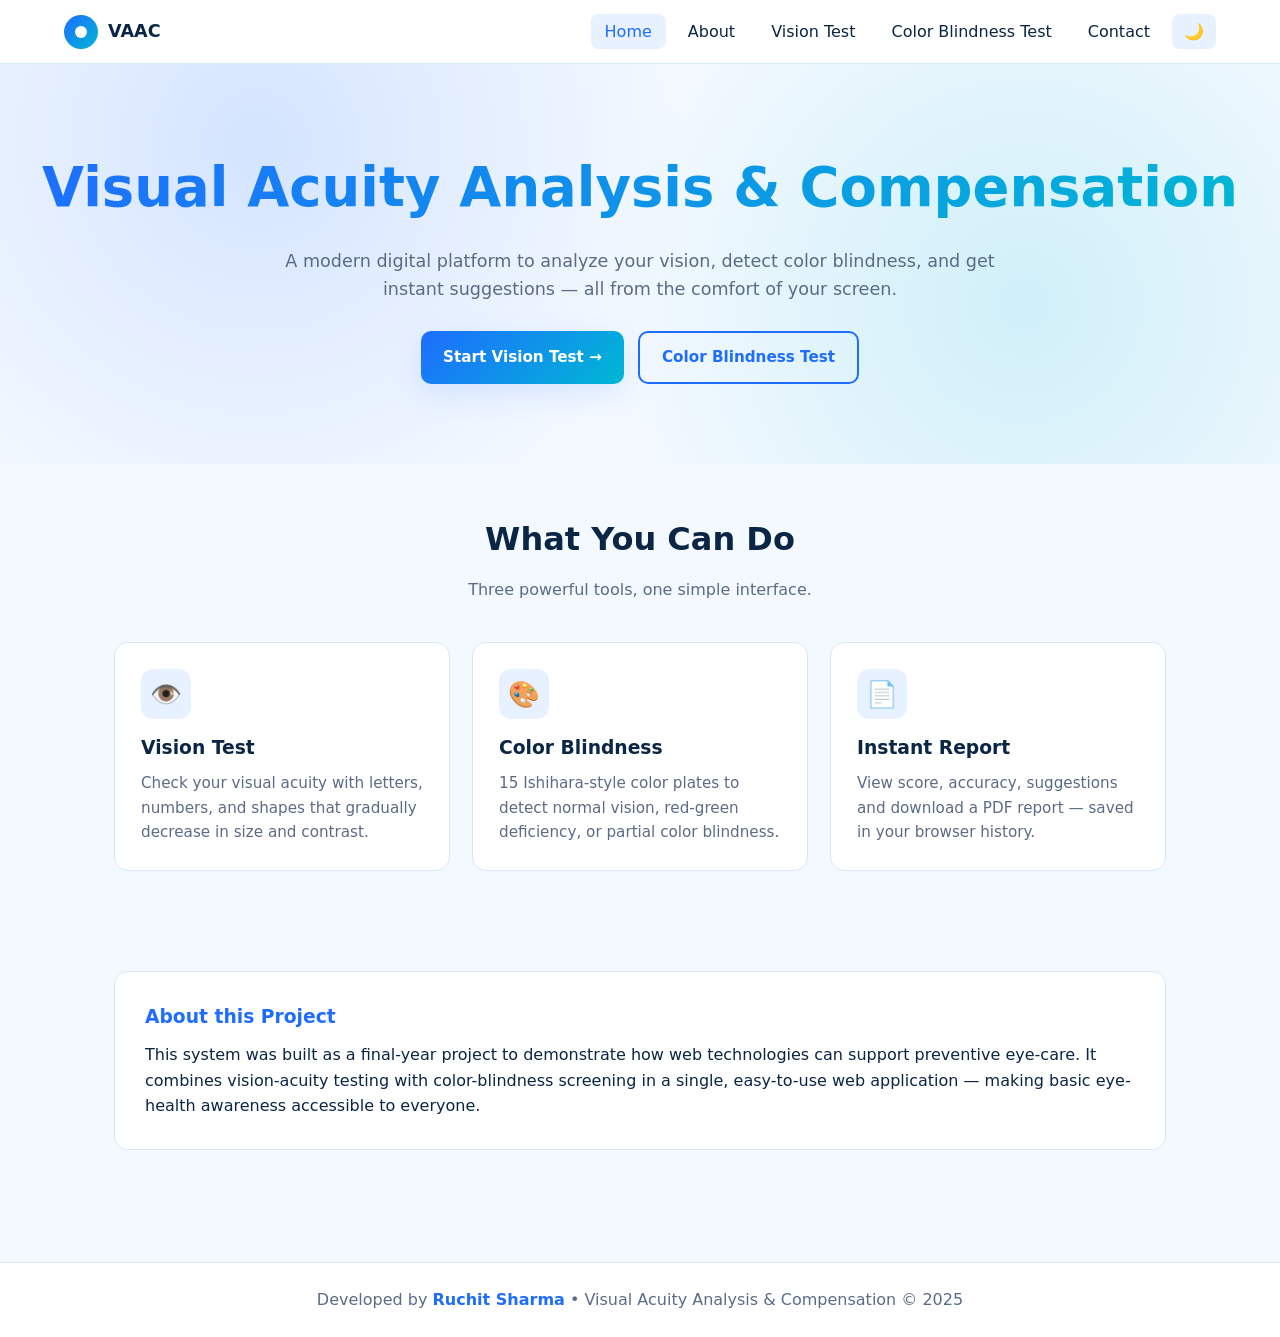
<file: public/vaac/index.html>
<!DOCTYPE html>
<html lang="en">
<head>
  <meta charset="UTF-8" />
  <meta name="viewport" content="width=device-width, initial-scale=1.0" />
  <title>Visual Acuity Analysis & Compensation | Home</title>
  <link rel="stylesheet" href="style.css" />
</head>
<body>

  <!-- Loading animation shown until page is ready -->
  <div id="loader"><div class="loader-eye"></div></div>

  <!-- ==================== NAVBAR ==================== -->
  <nav class="navbar">
    <div class="nav-container">
      <a href="index.html" class="brand">
        <div class="brand-eye"></div>
        VAAC
      </a>
      <button class="menu-btn" onclick="toggleMenu()">☰</button>
      <ul class="nav-links">
        <li><a href="index.html" class="active">Home</a></li>
        <li><a href="about.html">About</a></li>
        <li><a href="vision-test.html">Vision Test</a></li>
        <li><a href="color-test.html">Color Blindness Test</a></li>
        <li><a href="contact.html">Contact</a></li>
        <li><button id="themeToggle" class="theme-toggle" onclick="toggleTheme()">🌙</button></li>
      </ul>
    </div>
  </nav>

  <!-- ==================== HERO ==================== -->
  <section class="hero">
    <h1>Visual Acuity Analysis & Compensation</h1>
    <p>A modern digital platform to analyze your vision, detect color blindness,
       and get instant suggestions — all from the comfort of your screen.</p>
    <div class="hero-buttons">
      <a href="vision-test.html" class="btn btn-primary">Start Vision Test →</a>
      <a href="color-test.html" class="btn btn-outline">Color Blindness Test</a>
    </div>
  </section>

  <!-- ==================== FEATURES ==================== -->
  <section class="container">
    <h2 class="section-title">What You Can Do</h2>
    <p class="section-sub">Three powerful tools, one simple interface.</p>

    <div class="cards">
      <div class="card">
        <div class="card-icon">👁️</div>
        <h3>Vision Test</h3>
        <p>Check your visual acuity with letters, numbers, and shapes that
           gradually decrease in size and contrast.</p>
      </div>
      <div class="card">
        <div class="card-icon">🎨</div>
        <h3>Color Blindness</h3>
        <p>15 Ishihara-style color plates to detect normal vision,
           red-green deficiency, or partial color blindness.</p>
      </div>
      <div class="card">
        <div class="card-icon">📄</div>
        <h3>Instant Report</h3>
        <p>View score, accuracy, suggestions and download a PDF report
           — saved in your browser history.</p>
      </div>
    </div>
  </section>

  <!-- ==================== INTRO ==================== -->
  <section class="container">
    <div class="about-block">
      <h3>About this Project</h3>
      <p>This system was built as a final-year project to demonstrate how
      web technologies can support preventive eye-care. It combines
      vision-acuity testing with color-blindness screening in a single,
      easy-to-use web application — making basic eye-health awareness
      accessible to everyone.</p>
    </div>
  </section>

  <!-- ==================== FOOTER ==================== -->
  <footer class="footer">
    Developed by <strong>Ruchit Sharma</strong> • Visual Acuity Analysis & Compensation © 2025
  </footer>

  <script src="script.js"></script>
</body>
</html>
</file>
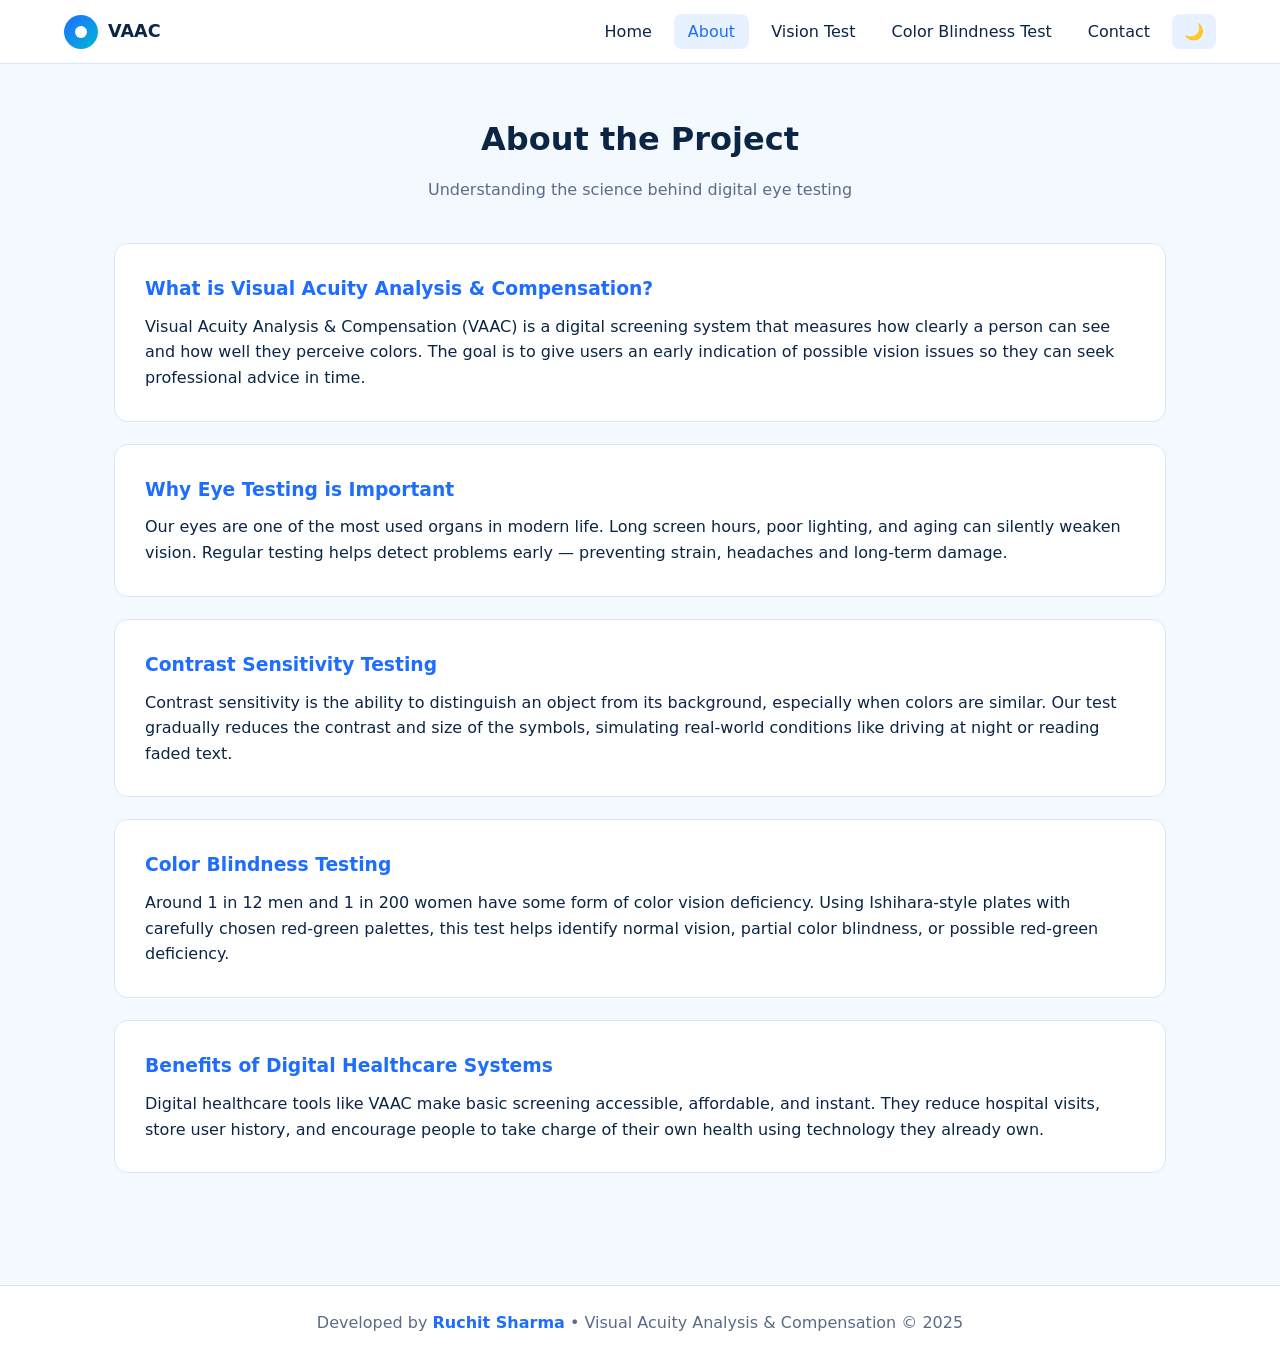
<file: public/vaac/about.html>
<!DOCTYPE html>
<html lang="en">
<head>
  <meta charset="UTF-8" />
  <meta name="viewport" content="width=device-width, initial-scale=1.0" />
  <title>About | Visual Acuity Analysis & Compensation</title>
  <link rel="stylesheet" href="style.css" />
</head>
<body>
  <div id="loader"><div class="loader-eye"></div></div>

  <nav class="navbar">
    <div class="nav-container">
      <a href="index.html" class="brand"><div class="brand-eye"></div>VAAC</a>
      <button class="menu-btn" onclick="toggleMenu()">☰</button>
      <ul class="nav-links">
        <li><a href="index.html">Home</a></li>
        <li><a href="about.html" class="active">About</a></li>
        <li><a href="vision-test.html">Vision Test</a></li>
        <li><a href="color-test.html">Color Blindness Test</a></li>
        <li><a href="contact.html">Contact</a></li>
        <li><button id="themeToggle" class="theme-toggle" onclick="toggleTheme()">🌙</button></li>
      </ul>
    </div>
  </nav>

  <section class="container">
    <h2 class="section-title">About the Project</h2>
    <p class="section-sub">Understanding the science behind digital eye testing</p>

    <div class="about-block">
      <h3>What is Visual Acuity Analysis & Compensation?</h3>
      <p>Visual Acuity Analysis & Compensation (VAAC) is a digital screening
      system that measures how clearly a person can see and how well they
      perceive colors. The goal is to give users an early indication of
      possible vision issues so they can seek professional advice in time.</p>
    </div>

    <div class="about-block">
      <h3>Why Eye Testing is Important</h3>
      <p>Our eyes are one of the most used organs in modern life. Long screen
      hours, poor lighting, and aging can silently weaken vision. Regular
      testing helps detect problems early — preventing strain, headaches and
      long-term damage.</p>
    </div>

    <div class="about-block">
      <h3>Contrast Sensitivity Testing</h3>
      <p>Contrast sensitivity is the ability to distinguish an object from its
      background, especially when colors are similar. Our test gradually
      reduces the contrast and size of the symbols, simulating real-world
      conditions like driving at night or reading faded text.</p>
    </div>

    <div class="about-block">
      <h3>Color Blindness Testing</h3>
      <p>Around 1 in 12 men and 1 in 200 women have some form of color
      vision deficiency. Using Ishihara-style plates with carefully chosen
      red-green palettes, this test helps identify normal vision, partial
      color blindness, or possible red-green deficiency.</p>
    </div>

    <div class="about-block">
      <h3>Benefits of Digital Healthcare Systems</h3>
      <p>Digital healthcare tools like VAAC make basic screening accessible,
      affordable, and instant. They reduce hospital visits, store user
      history, and encourage people to take charge of their own health
      using technology they already own.</p>
    </div>
  </section>

  <footer class="footer">
    Developed by <strong>Ruchit Sharma</strong> • Visual Acuity Analysis & Compensation © 2025
  </footer>
  <script src="script.js"></script>
</body>
</html>
</file>
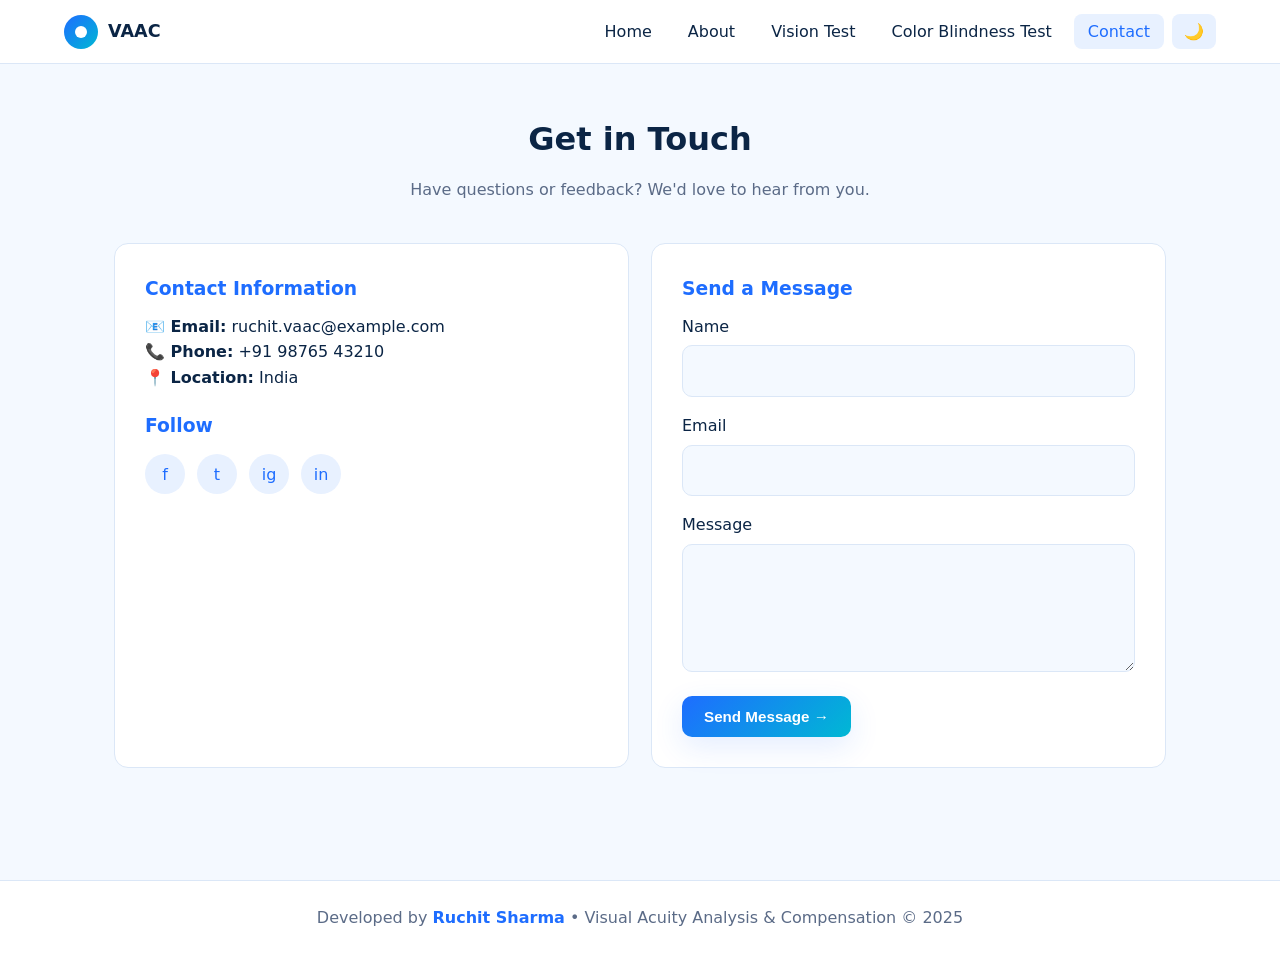
<file: public/vaac/contact.html>
<!DOCTYPE html>
<html lang="en">
<head>
  <meta charset="UTF-8" />
  <meta name="viewport" content="width=device-width, initial-scale=1.0" />
  <title>Contact | VAAC</title>
  <link rel="stylesheet" href="style.css" />
</head>
<body>
  <div id="loader"><div class="loader-eye"></div></div>

  <nav class="navbar">
    <div class="nav-container">
      <a href="index.html" class="brand"><div class="brand-eye"></div>VAAC</a>
      <button class="menu-btn" onclick="toggleMenu()">☰</button>
      <ul class="nav-links">
        <li><a href="index.html">Home</a></li>
        <li><a href="about.html">About</a></li>
        <li><a href="vision-test.html">Vision Test</a></li>
        <li><a href="color-test.html">Color Blindness Test</a></li>
        <li><a href="contact.html" class="active">Contact</a></li>
        <li><button id="themeToggle" class="theme-toggle" onclick="toggleTheme()">🌙</button></li>
      </ul>
    </div>
  </nav>

  <section class="container">
    <h2 class="section-title">Get in Touch</h2>
    <p class="section-sub">Have questions or feedback? We'd love to hear from you.</p>

    <div class="contact-grid">
      <!-- Contact info -->
      <div class="about-block">
        <h3>Contact Information</h3>
        <p style="margin-top:10px"><strong>📧 Email:</strong> ruchit.vaac@example.com</p>
        <p><strong>📞 Phone:</strong> +91 98765 43210</p>
        <p><strong>📍 Location:</strong> India</p>

        <h3 style="margin-top:20px">Follow</h3>
        <div class="socials">
          <a href="#" title="Facebook">f</a>
          <a href="#" title="Twitter">t</a>
          <a href="#" title="Instagram">ig</a>
          <a href="#" title="LinkedIn">in</a>
        </div>
      </div>

      <!-- Contact form -->
      <form class="about-block" onsubmit="return validateContact(event)" novalidate>
        <h3>Send a Message</h3>
        <div id="contactSuccess"
             style="display:none;background:#16a34a;color:#fff;padding:10px;border-radius:8px;margin:10px 0">
          ✓ Message sent successfully!
        </div>

        <div class="form-group">
          <label for="cName">Name</label>
          <input type="text" id="cName" />
          <div class="form-error" id="eName">Please enter your name.</div>
        </div>

        <div class="form-group">
          <label for="cEmail">Email</label>
          <input type="email" id="cEmail" />
          <div class="form-error" id="eEmail">Please enter a valid email.</div>
        </div>

        <div class="form-group">
          <label for="cMsg">Message</label>
          <textarea id="cMsg" rows="4"></textarea>
          <div class="form-error" id="eMsg">Message must be at least 10 characters.</div>
        </div>

        <button type="submit" class="btn btn-primary">Send Message →</button>
      </form>
    </div>
  </section>

  <footer class="footer">
    Developed by <strong>Ruchit Sharma</strong> • Visual Acuity Analysis & Compensation © 2025
  </footer>
  <script src="script.js"></script>
</body>
</html>
</file>
<file: public/vaac/style.css>
/* =========================================================
   Visual Acuity Analysis & Compensation
   Developed by Ruchit Sharma
   Simple, clean medical-themed stylesheet (Blue & White)
   ========================================================= */

/* ---------- Theme Variables (Light Mode) ---------- */
:root{
  --bg: #f4f9ff;
  --surface: #ffffff;
  --text: #0b2545;
  --muted: #5b6b87;
  --primary: #1e6dff;          /* medical blue */
  --primary-dark: #134bbf;
  --primary-light: #e8f1ff;
  --accent: #00b8d4;
  --border: #dbe7f7;
  --shadow: 0 10px 30px rgba(30, 109, 255, 0.12);
  --gradient: linear-gradient(135deg, #1e6dff 0%, #00b8d4 100%);
  --radius: 14px;
}

/* ---------- Dark Mode ---------- */
body.dark{
  --bg: #0a1628;
  --surface: #112240;
  --text: #e6f0ff;
  --muted: #9bb0d1;
  --primary: #4d8bff;
  --primary-dark: #1e6dff;
  --primary-light: #1a2c52;
  --accent: #38e1ff;
  --border: #1f3a66;
  --shadow: 0 10px 30px rgba(0,0,0,0.4);
  --gradient: linear-gradient(135deg, #1e6dff 0%, #38e1ff 100%);
}

/* ---------- Base ---------- */
*{ box-sizing: border-box; margin:0; padding:0; }
html{ scroll-behavior: smooth; }
body{
  font-family: 'Segoe UI', system-ui, -apple-system, Roboto, sans-serif;
  background: var(--bg);
  color: var(--text);
  line-height: 1.6;
  transition: background .3s ease, color .3s ease;
  min-height: 100vh;
}
a{ color: var(--primary); text-decoration: none; }
img{ max-width:100%; }

/* ---------- Loader ---------- */
#loader{
  position: fixed; inset:0; z-index:9999;
  background: var(--bg);
  display:flex; align-items:center; justify-content:center;
  transition: opacity .5s ease;
}
.loader-eye{
  width: 70px; height: 70px;
  border: 4px solid var(--primary-light);
  border-top-color: var(--primary);
  border-radius: 50%;
  animation: spin 1s linear infinite;
}
@keyframes spin{ to{ transform: rotate(360deg);} }

/* ---------- Navbar ---------- */
.navbar{
  position: sticky; top:0; z-index: 100;
  background: var(--surface);
  border-bottom: 1px solid var(--border);
  backdrop-filter: blur(10px);
}
.nav-container{
  max-width: 1200px; margin: 0 auto;
  display:flex; align-items:center; justify-content:space-between;
  padding: 14px 24px;
}
.brand{
  display:flex; align-items:center; gap:10px;
  font-weight: 700; font-size: 1.1rem; color: var(--text);
}
.brand-eye{
  width: 34px; height: 34px;
  background: var(--gradient);
  border-radius: 50%;
  display:flex; align-items:center; justify-content:center;
  position: relative;
  animation: blink 4s infinite;
}
.brand-eye::after{
  content:"";
  width: 12px; height:12px;
  background: #fff; border-radius:50%;
}
@keyframes blink{
  0%, 92%, 100%{ transform: scaleY(1); }
  95%{ transform: scaleY(0.1); }
}
.nav-links{
  display:flex; gap: 8px; list-style: none; align-items:center;
}
.nav-links a{
  color: var(--text); padding: 8px 14px; border-radius: 8px;
  font-weight: 500; transition: all .25s ease;
}
.nav-links a:hover, .nav-links a.active{
  background: var(--primary-light); color: var(--primary);
}
.theme-toggle{
  background: var(--primary-light); color: var(--primary);
  border: none; cursor: pointer;
  padding: 8px 12px; border-radius: 8px; font-size: 1rem;
  transition: transform .2s ease;
}
.theme-toggle:hover{ transform: scale(1.1); }

.menu-btn{ display:none; background:none; border:none; font-size:1.5rem; color:var(--text); cursor:pointer; }

/* ---------- Hero ---------- */
.hero{
  padding: 80px 24px;
  text-align: center;
  background:
    radial-gradient(circle at 20% 20%, rgba(30,109,255,.15), transparent 40%),
    radial-gradient(circle at 80% 60%, rgba(0,184,212,.15), transparent 40%);
}
.hero h1{
  font-size: clamp(2rem, 5vw, 3.4rem);
  background: var(--gradient);
  -webkit-background-clip: text; background-clip: text; color: transparent;
  margin-bottom: 16px;
  animation: fadeUp .8s ease;
}
.hero p{
  max-width: 720px; margin: 0 auto 28px;
  color: var(--muted); font-size: 1.1rem;
  animation: fadeUp 1s ease;
}
.hero-buttons{ display:flex; gap:14px; justify-content:center; flex-wrap:wrap; animation: fadeUp 1.2s ease; }

/* ---------- Buttons ---------- */
.btn{
  display:inline-flex; align-items:center; gap:8px;
  padding: 12px 22px; border-radius: 10px;
  border: none; cursor: pointer;
  font-weight: 600; font-size: 0.95rem;
  transition: all .25s ease;
}
.btn-primary{ background: var(--gradient); color:#fff; box-shadow: var(--shadow); }
.btn-primary:hover{ transform: translateY(-3px); box-shadow: 0 14px 30px rgba(30,109,255,.3); }
.btn-outline{ background: transparent; color: var(--primary); border: 2px solid var(--primary); }
.btn-outline:hover{ background: var(--primary); color:#fff; }

/* ---------- Container ---------- */
.container{ max-width: 1100px; margin: 0 auto; padding: 50px 24px; }
.section-title{
  text-align: center; font-size: 2rem; margin-bottom: 12px;
}
.section-sub{ text-align:center; color: var(--muted); margin-bottom: 40px; }

/* ---------- Cards Grid ---------- */
.cards{
  display: grid;
  grid-template-columns: repeat(auto-fit, minmax(260px, 1fr));
  gap: 22px;
}
.card{
  background: var(--surface);
  border: 1px solid var(--border);
  border-radius: var(--radius);
  padding: 26px;
  transition: transform .3s ease, box-shadow .3s ease;
  animation: fadeUp .6s ease;
}
.card:hover{ transform: translateY(-6px); box-shadow: var(--shadow); }
.card-icon{
  width: 50px; height:50px; border-radius: 12px;
  background: var(--primary-light); color: var(--primary);
  display:flex; align-items:center; justify-content:center;
  font-size: 1.6rem; margin-bottom: 14px;
}
.card h3{ margin-bottom: 8px; }
.card p{ color: var(--muted); font-size: .95rem; }

/* ---------- About ---------- */
.about-block{
  background: var(--surface);
  padding: 30px; border-radius: var(--radius);
  border: 1px solid var(--border);
  margin-bottom: 22px;
}
.about-block h3{ color: var(--primary); margin-bottom: 10px; }

/* ---------- Test Page ---------- */
.test-wrap{
  max-width: 760px; margin: 30px auto;
  background: var(--surface);
  padding: 30px; border-radius: var(--radius);
  border: 1px solid var(--border); box-shadow: var(--shadow);
}
.test-header{
  display:flex; justify-content:space-between; align-items:center;
  margin-bottom: 18px; flex-wrap:wrap; gap:10px;
}
.timer{
  background: var(--primary-light); color: var(--primary);
  padding: 6px 14px; border-radius: 999px; font-weight:600;
}
.progress-bar{
  width:100%; height: 10px;
  background: var(--primary-light);
  border-radius: 999px; overflow: hidden;
  margin-bottom: 24px;
}
.progress-fill{
  height: 100%; width: 0%;
  background: var(--gradient);
  transition: width .4s ease;
}
.question-box{
  text-align: center; padding: 30px 10px;
  animation: fadeIn .4s ease;
}
.question-stimulus{
  font-weight: 800;
  margin: 20px auto;
  color: var(--text);
  user-select: none;
}
.options{
  display:grid;
  grid-template-columns: repeat(auto-fit, minmax(110px, 1fr));
  gap: 12px; margin-top: 24px;
}
.option-btn{
  padding: 14px;
  background: var(--surface);
  border: 2px solid var(--border);
  border-radius: 10px;
  cursor: pointer; font-size: 1rem;
  color: var(--text);
  transition: all .2s ease;
}
.option-btn:hover{ border-color: var(--primary); transform: translateY(-2px); }
.option-btn.selected{ background: var(--primary); color:#fff; border-color: var(--primary); }
.test-controls{
  display:flex; justify-content:space-between; gap:12px; margin-top: 24px;
}
.name-input{
  width:100%; padding: 12px 14px;
  border: 1px solid var(--border); border-radius: 10px;
  background: var(--bg); color: var(--text);
  margin-bottom: 16px; font-size: 1rem;
}

/* ---------- Result ---------- */
.result-card{
  text-align:center; padding: 30px;
  background: var(--surface); border-radius: var(--radius);
  border: 1px solid var(--border); box-shadow: var(--shadow);
  animation: fadeUp .5s ease;
}
.result-title{ font-size: 1.8rem; margin: 12px 0; }
.result-good{ color: #16a34a; }
.result-bad{ color: #dc2626; }
.score-circle{
  --val: 0;
  width: 140px; height: 140px; border-radius: 50%;
  margin: 20px auto;
  background: conic-gradient(var(--primary) calc(var(--val)*1%), var(--primary-light) 0);
  display:flex; align-items:center; justify-content:center;
  position: relative;
}
.score-circle::after{
  content:""; position: absolute; inset: 12px;
  background: var(--surface); border-radius: 50%;
}
.score-circle span{ position: relative; z-index: 1; font-size: 1.6rem; font-weight: 700; }

/* ---------- Contact ---------- */
.contact-grid{
  display:grid; gap: 22px;
  grid-template-columns: 1fr 1fr;
}
@media (max-width: 720px){ .contact-grid{ grid-template-columns: 1fr; } }
.form-group{ margin-bottom: 16px; }
.form-group label{ display:block; margin-bottom: 6px; font-weight: 500; }
.form-group input, .form-group textarea{
  width: 100%; padding: 12px;
  border: 1px solid var(--border); border-radius: 10px;
  background: var(--bg); color: var(--text); font: inherit;
}
.form-error{ color: #dc2626; font-size: .85rem; margin-top: 4px; display:none; }
.socials{ display:flex; gap: 12px; margin-top: 14px; }
.socials a{
  width: 40px; height: 40px; border-radius: 50%;
  background: var(--primary-light); color: var(--primary);
  display:flex; align-items:center; justify-content:center;
  transition: transform .2s ease;
}
.socials a:hover{ transform: translateY(-3px); background: var(--primary); color:#fff; }

/* ---------- Ishihara Plate (canvas) ---------- */
.ishihara-canvas{
  display:block;
  width: min(360px, 80vw);
  height: auto;
  margin: 10px auto 16px;
  border-radius: 50%;
  background: var(--surface);
  box-shadow: 0 10px 30px rgba(0,0,0,.18);
  animation: fadeIn .4s ease;
}
/* ---------- Vision stimulus frame ---------- */
.stimulus-frame{
  display:flex; flex-direction:column; align-items:center;
  justify-content:center;
  min-height: 240px;
  padding: 20px;
  background: var(--bg);
  border: 1px dashed var(--border);
  border-radius: 14px;
  margin: 10px auto 4px;
}
.size-hint{
  margin-top: 14px; font-size: .8rem;
  color: var(--muted); letter-spacing: .5px;
}

/* ---------- Footer ---------- */
.footer{
  background: var(--surface);
  border-top: 1px solid var(--border);
  text-align:center; padding: 24px;
  color: var(--muted); margin-top: 40px;
}
.footer strong{ color: var(--primary); }

/* ---------- Animations ---------- */
@keyframes fadeUp{
  from{ opacity:0; transform: translateY(20px); }
  to{ opacity:1; transform: translateY(0); }
}
@keyframes fadeIn{
  from{ opacity:0; } to{ opacity:1; }
}

/* ---------- Responsive ---------- */
@media (max-width: 760px){
  .menu-btn{ display: block; }
  .nav-links{
    position: absolute; top: 60px; right: 16px;
    flex-direction: column; gap: 4px;
    background: var(--surface); border: 1px solid var(--border);
    padding: 10px; border-radius: 12px;
    box-shadow: var(--shadow);
    display: none;
  }
  .nav-links.open{ display:flex; }
}
</file>
